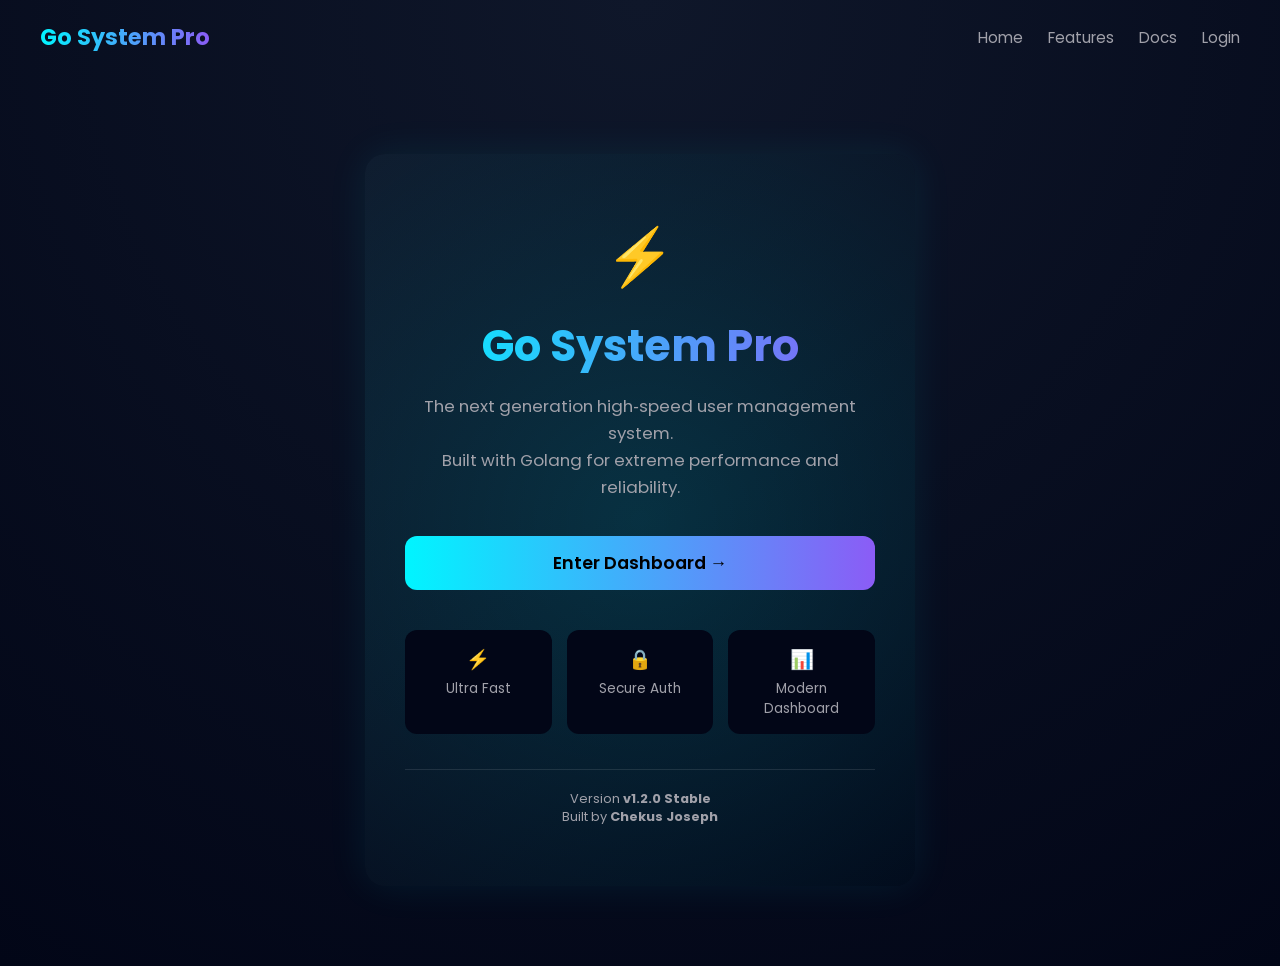
<file: static/landing.html>
<!DOCTYPE html>
<html lang="en">
<head>
<meta charset="UTF-8">
<meta name="viewport" content="width=device-width, initial-scale=1.0">
<title>Go System Pro</title>

<!-- Google Font -->
<link href="https://fonts.googleapis.com/css2?family=Poppins:wght@300;400;600;700&display=swap" rel="stylesheet">

<style>
:root {
  --bg-dark: #0b0f1a;
  --card-dark: #111827;
  --neon-cyan: #00f5ff;
  --neon-violet: #8b5cf6;
  --text-main: #ffffff;
  --text-dim: #a1a1aa;
}

* {
  margin: 0;
  padding: 0;
  box-sizing: border-box;
  font-family: 'Poppins', sans-serif;
}

body {
  background: radial-gradient(circle at top, #0f172a, #020617);
  color: var(--text-main);
  min-height: 100vh;
}

/* NAVBAR */
nav {
  width: 100%;
  padding: 20px 40px;
  display: flex;
  justify-content: space-between;
  align-items: center;
}

.logo {
  font-size: 1.4rem;
  font-weight: 700;
  background: linear-gradient(to right, var(--neon-cyan), var(--neon-violet));
  -webkit-background-clip: text;
  -webkit-text-fill-color: transparent;
}

nav ul {
  display: flex;
  list-style: none;
  gap: 25px;
}

nav ul li a {
  color: var(--text-dim);
  text-decoration: none;
  font-size: 0.95rem;
  transition: 0.3s;
}

nav ul li a:hover {
  color: var(--text-main);
}

/* HERO SECTION */
.hero {
  display: flex;
  justify-content: center;
  align-items: center;
  text-align: center;
  padding: 80px 20px;
}

.card {
  background: linear-gradient(145deg, #0f172a, #020617);
  padding: 60px 40px;
  border-radius: 20px;
  width: 100%;
  max-width: 550px;
  box-shadow: 0 0 40px rgba(0, 245, 255, 0.08);
  position: relative;
  overflow: hidden;
}

.card::before {
  content: "";
  position: absolute;
  top: -50%;
  left: -50%;
  width: 200%;
  height: 200%;
  background: radial-gradient(circle, rgba(0,245,255,0.15), transparent 60%);
  animation: glow 6s linear infinite;
}

@keyframes glow {
  0% { transform: rotate(0deg); }
  100% { transform: rotate(360deg); }
}

.card-content {
  position: relative;
  z-index: 2;
}

.icon {
  font-size: 3.5rem;
  margin-bottom: 15px;
}

h1 {
  font-size: 2.7rem;
  margin-bottom: 15px;
  background: linear-gradient(to right, var(--neon-cyan), var(--neon-violet));
  -webkit-background-clip: text;
  -webkit-text-fill-color: transparent;
}

.subtitle {
  color: var(--text-dim);
  font-size: 1.05rem;
  margin-bottom: 35px;
  line-height: 1.6;
}

/* BUTTON */
.btn-primary {
  display: inline-block;
  background: linear-gradient(to right, var(--neon-cyan), var(--neon-violet));
  color: #000;
  font-weight: 600;
  padding: 14px 30px;
  border-radius: 12px;
  text-decoration: none;
  font-size: 1.1rem;
  transition: 0.3s ease;
  width: 100%;
}

.btn-primary:hover {
  transform: scale(1.05);
  box-shadow: 0 0 20px rgba(139, 92, 246, 0.5);
}

/* FEATURES */
.features {
  margin-top: 40px;
  display: grid;
  grid-template-columns: repeat(3, 1fr);
  gap: 15px;
}

.feature-box {
  background: #020617;
  padding: 15px;
  border-radius: 12px;
  font-size: 0.85rem;
  color: var(--text-dim);
}

.feature-box span {
  display: block;
  font-size: 1.2rem;
  margin-bottom: 5px;
}

/* FOOTER */
.footer {
  margin-top: 35px;
  font-size: 0.8rem;
  color: var(--text-dim);
  border-top: 1px solid rgba(255,255,255,0.1);
  padding-top: 20px;
}

/* RESPONSIVE */
@media (max-width: 600px) {
  h1 { font-size: 2rem; }
  .features { grid-template-columns: 1fr; }
}
</style>
</head>

<body>

<nav>
  <div class="logo">Go System Pro</div>
  <ul>
    <li><a href="#">Home</a></li>
    <li><a href="#">Features</a></li>
    <li><a href="#">Docs</a></li>
    <li><a href="#">Login</a></li>
  </ul>
</nav>

<section class="hero">
  <div class="card">
    <div class="card-content">

      <div class="icon">⚡</div>

      <h1>Go System Pro</h1>

      <p class="subtitle">
        The next generation high‑speed user management system.<br>
        Built with Golang for extreme performance and reliability.
      </p>

      <a href="/dashboard" class="btn-primary">Enter Dashboard →</a>

      <div class="features">
        <div class="feature-box">
          <span>⚡</span>
          Ultra Fast
        </div>
        <div class="feature-box">
          <span>🔒</span>
          Secure Auth
        </div>
        <div class="feature-box">
          <span>📊</span>
          Modern Dashboard
        </div>
      </div>

      <div class="footer">
        Version <strong> v1.2.0 Stable </strong><br>
        Built by <strong> Chekus Joseph </strong>
      </div>

    </div>
  </div>
</section>

</body>
</html>
</file>
